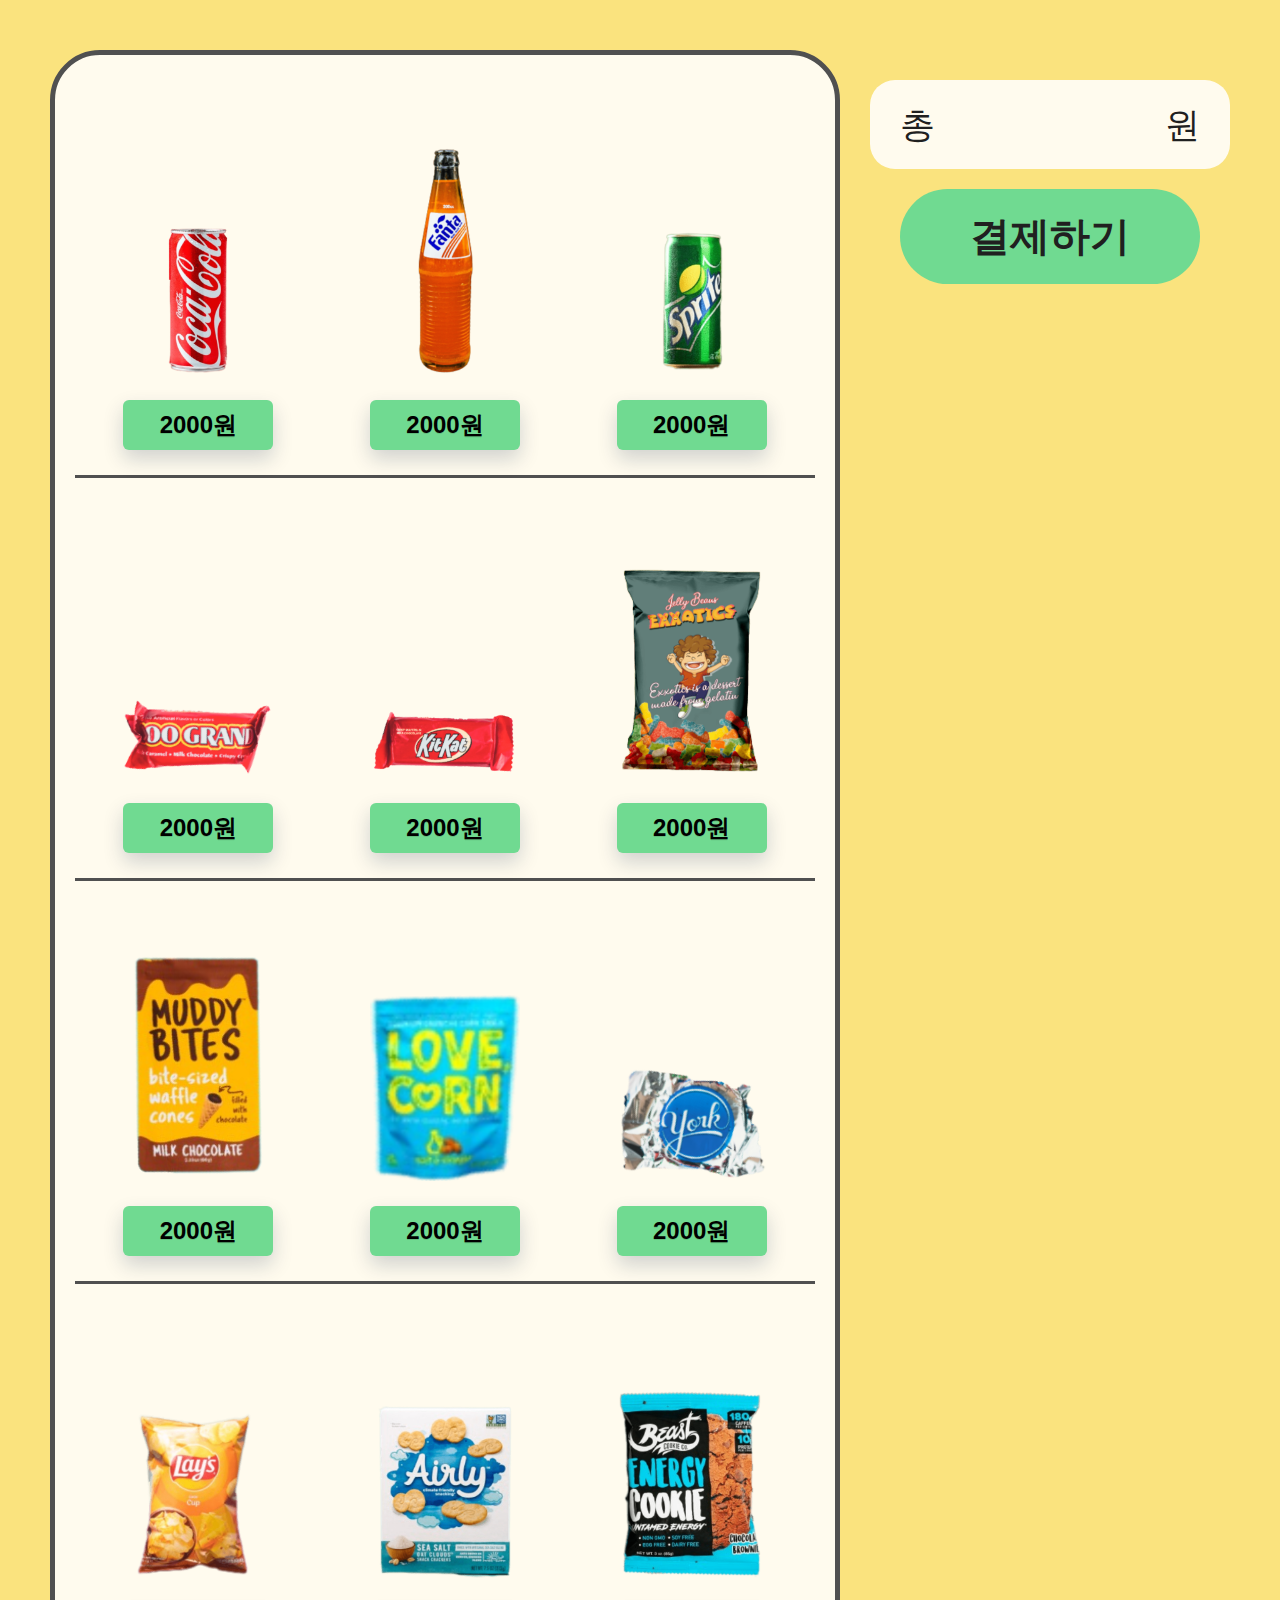
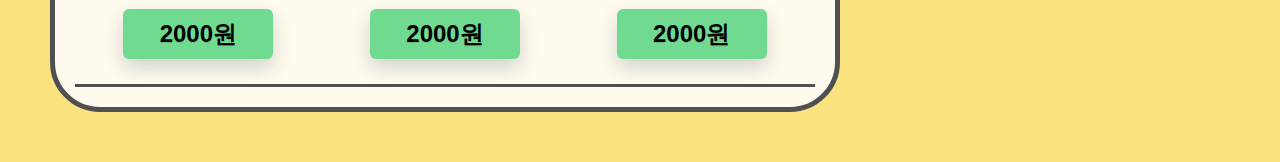
<file: 2_vendingMachine/assets/index.html>
<!DOCTYPE html>
<html lang="ko">

<head>
    <meta charset="UTF-8">
    <meta name="viewport" content="width=device-width, initial-scale=1.0">
    <link rel="stylesheet" href="style.css">
    <!-- Fonts -->
    <link rel="preconnect" href="https://fonts.googleapis.com">
    <link rel="preconnect" href="https://fonts.gstatic.com" crossorigin>
    <link href="https://fonts.googleapis.com/css2?family=Open+Sans:wght@400;700&display=swap" rel="stylesheet">
    <title>Vending Machine</title>
</head>

<body>
    <main id="main">
        <section id="menus">
            <div class="menu">
                <div class="menu__img-div">
                    <img class="menu__img scale--half" src="images/drink_1.png" alt="drink_coke">
                </div>
                <div class="menu__price-div">
                    <button class="menu__price">2000원</button>
                </div>
            </div>
            <div class="menu">
                <div class="menu__img-div">
                    <img class="menu__img scale--half" src="images/drink_2.png" alt="drink_fanta">
                </div>
                <div class="menu__price-div">
                    <button class="menu__price">2000원</button>
                </div>
            </div>
            <div class="menu">
                <div class="menu__img-div">
                    <img class="menu__img scale--half" src="images/drink_3.png" alt="drink_sprite">
                </div>
                <div class="menu__price-div">
                    <button class="menu__price">2000원</button>
                </div>
            </div>
            <div class="menu">
                <div class="menu__img-div">
                    <img class="menu__img" src="images/choco_1.png" alt="choco_1">
                </div>
                <div class="menu__price-div">
                    <button class="menu__price">2000원</button>
                </div>
            </div>
            <div class="menu">
                <div class="menu__img-div">
                    <img class="menu__img" src="images/choco_2.png" alt="choco_2">
                </div>
                <div class="menu__price-div">
                    <button class="menu__price">2000원</button>
                </div>
            </div>
            <div class="menu">
                <div class="menu__img-div">
                    <img class="menu__img" src="images/jelly_1.png" alt="jelly_1">
                </div>
                <div class="menu__price-div">
                    <button class="menu__price">2000원</button>
                </div>
            </div>
            <div class="menu">
                <div class="menu__img-div">
                    <img class="menu__img" src="images/snack_1.png" alt="snack_1">
                </div>
                <div class="menu__price-div">
                    <button class="menu__price">2000원</button>
                </div>
            </div>
            <div class="menu">
                <div class="menu__img-div">
                    <img class="menu__img" src="images/snack_2.png" alt="snack_2">
                </div>
                <div class="menu__price-div">
                    <button class="menu__price">2000원</button>
                </div>
            </div>
            <div class="menu">
                <div class="menu__img-div">
                    <img class="menu__img" src="images/snack_3.png" alt="snack_3">
                </div>
                <div class="menu__price-div">
                    <button class="menu__price">2000원</button>
                </div>
            </div>
            <div class="menu">
                <div class="menu__img-div">
                    <img class="menu__img" src="images/snack_4.png" alt="snack_4">
                </div>
                <div class="menu__price-div">
                    <button class="menu__price">2000원</button>
                </div>
            </div>
            <div class="menu">
                <div class="menu__img-div">
                    <img class="menu__img" src="images/snack_5.png" alt="snack_5">
                </div>
                <div class="menu__price-div">
                    <button class="menu__price">2000원</button>
                </div>
            </div>
            <div class="menu">
                <div class="menu__img-div">
                    <img class="menu__img" src="images/snack_6.png" alt="snack_6">
                </div>
                <div class="menu__price-div">
                    <button class="menu__price">2000원</button>
                </div>
            </div>
        </section>
        <section id="paying">
            <div class="paying__div">
                <div class="price">
                    <p>총 </p>
                    <span class="price__value"></span>
                    <p>원</p>
                </div>
                <div class="payment"><button class="payment__btn">결제하기</button></div>
            </div>

        </section>
    </main>
</body>

</html>
</file>
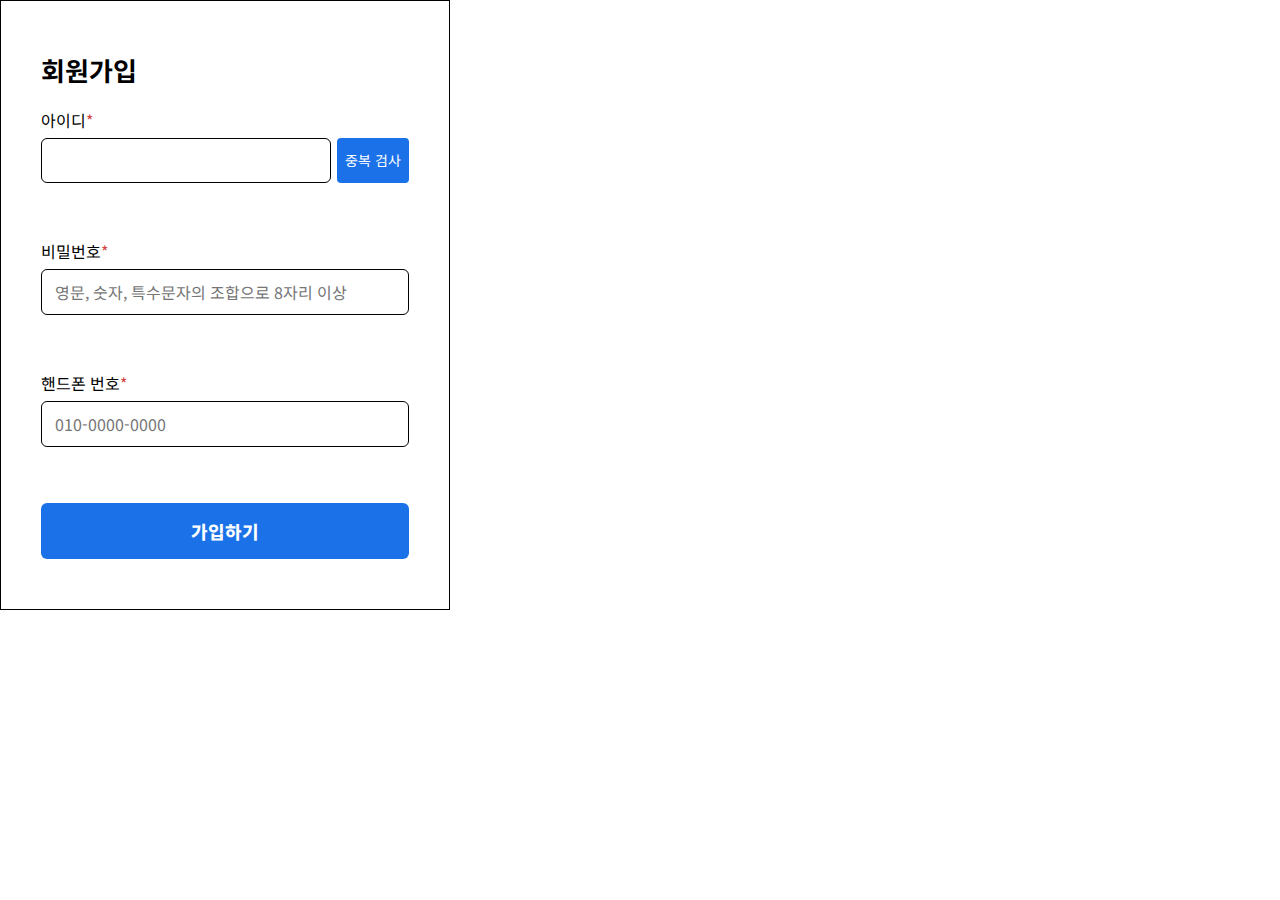
<file: 4_finalProject/join.html>
<!DOCTYPE html>
<html lang="ko">
  <head>
    <meta charset="UTF-8" />
    <meta name="viewport" content="width=device-width, initial-scale=1.0" />
    <title>Join</title>
    <!-- CSS -->
    <link rel="stylesheet" href="./assets/css/join.css" />
    <!-- Google Fonts -->
    <link rel="preconnect" href="https://fonts.googleapis.com" />
    <link rel="preconnect" href="https://fonts.gstatic.com" crossorigin />
    <link
      href="https://fonts.googleapis.com/css2?family=Noto+Sans+KR&display=swap"
      rel="stylesheet"
    />
    <!-- JS -->
    <script src="./assets/js/join.js" defer></script>
  </head>
  <body>
    <header id="header">
      <h1 class="header__title">회원가입</h1>
    </header>
    <form action="" class="form-join">
      <main id="main">
        <div class="main__id">
          <label for="id">아이디<span class="essential-mark">*</span></label>
          <div class="main__id__div">
            <input type="text" class="id__input" id="id" />
            <a class="btn-check-id">중복 검사</a>
          </div>
          <p class="id__validation-description"></p>
        </div>
        <div class="main__password">
          <label for="password">
            비밀번호<span class="essential-mark">*</span>
          </label>
          <input
            type="password"
            class="password__input"
            id="password"
            placeholder="영문, 숫자, 특수문자의 조합으로 8자리 이상"
          />
          <p class="password__validation-description"></p>
        </div>
        <div class="main__phone">
          <label for="phone">
            핸드폰 번호<span class="essential-mark">*</span>
          </label>
          <input
            type="tel"
            class="phone__input"
            id="phone"
            placeholder="010-0000-0000"
          />
          <p class="phone__validation-description"></p>
        </div>
      </main>
      <footer id="footer">
        <input type="submit" class="footer__submit" value="가입하기" />
      </footer>
    </form>
  </body>
</html>
</file>
<file: 2_vendingMachine/assets/style.css>
:root {
  /* App Colors */
  --color-primary: var(--color-yellow);
  --color-primary-variant: var(--color-darkGray);
  --color-accent: var(--color-green);
  --color-accent-variant: var(--color-darkGreen);
  --color-text: var(--color-black);

  /* Colors */
  --color-yellow: #fae37e;
  --color-white: #fffbee;
  --color-darkGray: #505050;
  --color-green: #70da91;
  --color-darkGreen: #52b671;
  --color-black: #202020;
}

/* Basic Setting */
body {
  font-family: "Open Sans", sans-serif;
  margin: 0;
}

p,
button,
div {
  margin: 0;
}
button {
  background: none;
  border: none;
}
button:hover {
  cursor: pointer;
}

/* main */
#main {
  display: flex;
  background-color: var(--color-primary);
  padding: 50px;
  gap: 30px;
}

/* menus */
#menus {
  display: grid;
  grid-template-columns: repeat(3, 1fr);
  width: 900px;
  padding: 20px;
  background-color: var(--color-white);
  border-radius: 50px;
  border: 5px solid var(--color-primary-variant);
}

.menu {
  display: flex;
  flex-direction: column;
  position: relative;
  height: 400px;
  border: 3px solid var(--color-primary-variant);
  border-left-style: none;
  border-right-style: none;
  border-top-style: none;
}

.menu__img-div {
  height: 300px;
  position: relative;
  display: flex;
  justify-content: center;
}
.menu__img {
  width: 150px;
  position: absolute;
  bottom: 0;
}
.scale--half {
  width: 70px;
}

.menu__price-div {
  width: 100%;
  position: absolute;
  bottom: 0;
}
.menu__price {
  display: block;
  margin: 25px auto;
  font-size: 1.5rem;
  font-weight: 600;
  width: 150px;
  height: 50px;
  text-align: center;
  padding: 5px;
  background-color: var(--color-accent);
  border-radius: 6px;
  box-shadow: rgba(13, 38, 76, 0.19) 0px 9px 20px;
  text-align: center;
  text-shadow: 0 1px 0 rgba(0, 0, 0, 0.15);
}

.menu__price:hover {
  background-color: var(--color-accent);
  filter: brightness(0.9);
}
.menu__price:active {
  box-shadow: 0 0 0 1px #82c8a0 inset, 0 0 0 2px rgba(255, 255, 255, 0.15) inset,
    0 0 0 1px rgba(0, 0, 0, 0.4);
}

/* paying */
#paying {
  position: relative;
  width: 400px;
  border-radius: 20px;
}

.paying__div {
  position: sticky;
  top: 80px;
}

.price {
  position: relative;
  display: flex;
  justify-content: space-between;
  width: 300px;
  background-color: var(--color-white);
  color: var(--color-text);
  font-size: 35px;
  padding: 20px 30px;
  margin: auto;
  border-radius: 25px;
}

.payment {
  display: flex;
  justify-content: center;
}
.payment__btn {
  width: 300px;
  padding: 20px 30px;
  margin: 20px 0;
  background-color: var(--color-green);
  color: var(--color-text);
  border-radius: 50px;
  font-size: 40px;
  font-weight: 700;
}

.payment__btn:hover {
  background-color: var(--color-accent-variant);
}
</file>
<file: 4_finalProject/assets/css/join.css>
:root {
  /* App Colors */
  --color-primary: var(--color-white);
  --color-accent: var(--color-blue);
  --color-text: var(--color-black);

  /* Colors */
  --color-blue: #1b72e8;
  --color-red: #d34141;
  --color-green: #1baa1b;
  --color-black: #000000;
  --color-white: #ffffff;
  --color-gray: #dcdcdc;
}

* {
  margin: 0;
  padding: 0;
  font-family: 'Noto Sans KR', sans-serif;
  box-sizing: border-box;
}

body {
  width: 450px;
  padding: 50px 40px;
  border: 1px solid black;
}

a {
  text-decoration: none;
}

/* header */
#header {
  margin-bottom: 20px;
}
.header__title {
  font-size: 26px;
}

/* main */
#main {
  width: 100%;
  background-color: var(--color-primary);
  color: var(--color-text);
}
.main__id {
  display: flex;
  flex-direction: column;
  margin-bottom: 50px;
  gap: 6px;
}
.main__id__div {
  width: 100%;
  height: 45px;
  display: flex;
  gap: 6px;
  text-align: center;
}
.id__input {
  width: 100%;
  padding: 10px 13px;
  font-size: 16px;
  border: 1px solid var(--color-black);
  border-radius: 6px;
}
.btn-check-id {
  width: 90px;
  line-height: 35px;
  text-align: center;
  padding: 5px 7px;
  background-color: var(--color-accent);
  color: var(--color-white);
  border: none;
  border-radius: 4px;
  font-size: 14px;
}
.btn-check-id:hover {
  cursor: pointer;
}

.main__password {
  display: flex;
  flex-direction: column;
  margin-bottom: 50px;
  gap: 6px;
}
.password__input {
  width: 100%;
  padding: 10px 13px;
  font-size: 16px;
  border: 1px solid var(--color-black);
  border-radius: 6px;
}

.main__phone {
  display: flex;
  flex-direction: column;
  margin-bottom: 50px;
  gap: 6px;
}
.phone__input {
  width: 100%;
  padding: 10px 13px;
  font-size: 16px;
  border: 1px solid var(--color-black);
  border-radius: 6px;
}
.id__validation-description,
.password__validation-description,
.phone__validation-description {
  font-size: 13px;
}
.essential-mark {
  color: var(--color-red);
}

/* footer */
#footer {
  width: 100%;
  position: sticky;
  bottom: 0;
}
.footer__submit {
  width: 100%;
  padding: 15px 0;
  background-color: var(--color-accent);
  color: var(--color-white);
  border: none;
  border-radius: 6px;
  font-size: 18px;
  font-weight: 800;
}

.disabled {
  cursor: not-allowed;
  background-color: var(--color-gray);
  color: var(--color-text);
}

.possible {
  color: var(--color-green);
}
.impossible {
  color: var(--color-red);
}
</file>
